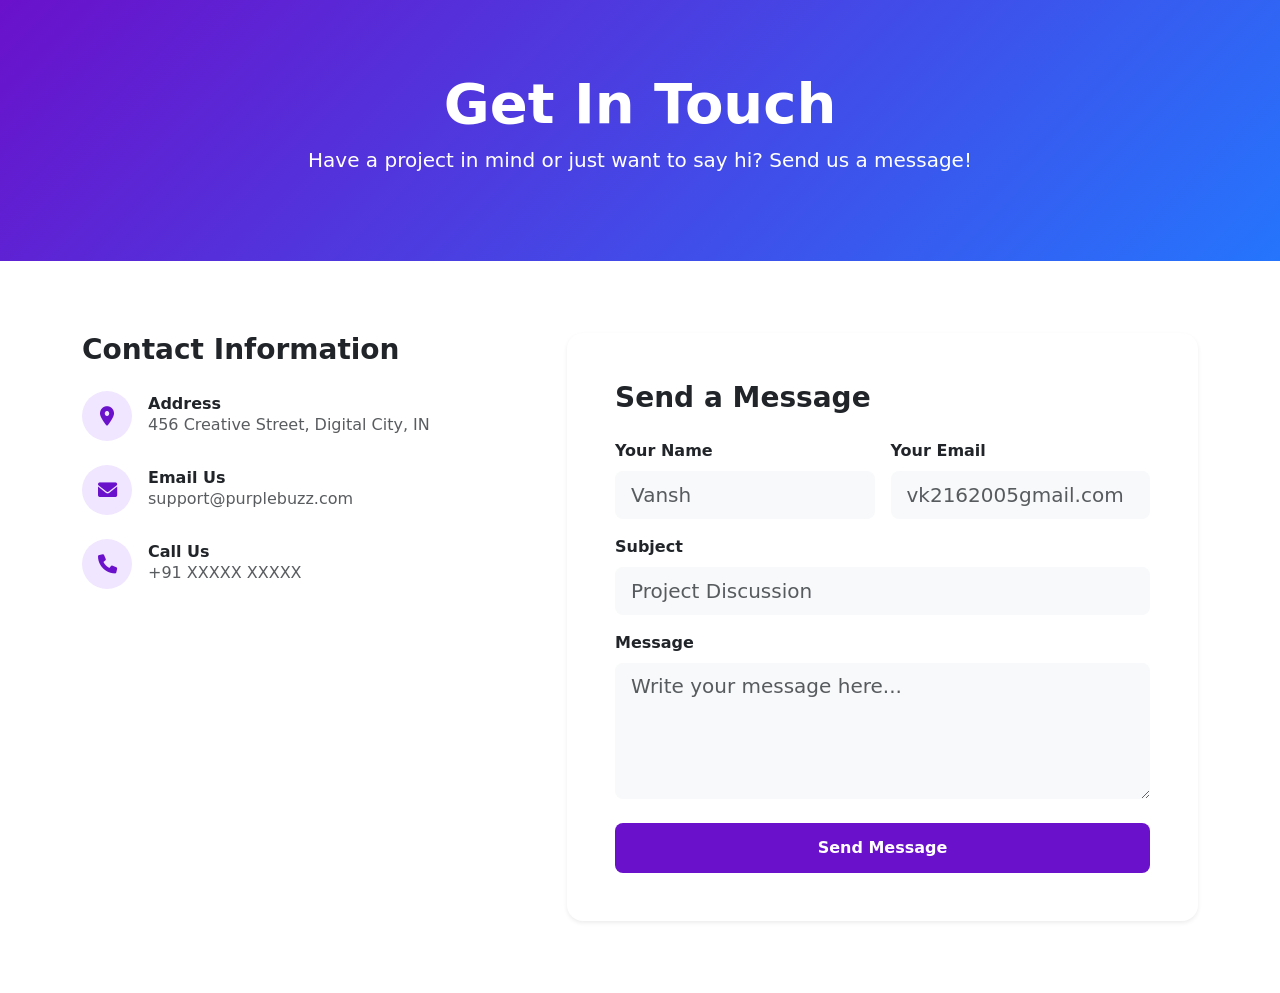
<file: index3.html>
<!DOCTYPE html>
<html lang="en">
<head>
    <meta charset="UTF-8">
    <meta name="viewport" content="width=device-width, initial-scale=1.0">
    <title>Contact Us - Purple Buzz</title>
 
    <link href="https://cdn.jsdelivr.net/npm/bootstrap@5.3.0/dist/css/bootstrap.min.css" rel="stylesheet">
    
    <link href="https://cdnjs.cloudflare.com/ajax/libs/font-awesome/6.0.0/css/all.min.css" rel="stylesheet">
    <style>
        .hero-contact {
            background: linear-gradient(135deg, #6a11cb 0%, #2575fc 100%);
            color: white;
            padding: 70px 0;
        }
        .btn-purple {
            background-color: #6a11cb;
            color: white;
            border-radius: 8px;
            padding: 12px 25px;
        }
        .btn-purple:hover {
            background-color: #530ca8;
            color: white;
        }
        .contact-info-icon {
            width: 50px;
            height: 50px;
            background-color: #f0e6ff;
            color: #6a11cb;
            border-radius: 50%;
            display: flex;
            align-items: center;
            justify-content: center;
            font-size: 1.2rem;
        }
    </style>
</head>
<body>

  
    <section class="hero-contact text-center">
        <div class="container">
            <h1 class="display-4 fw-bold">Get In Touch</h1>
            <p class="lead">Have a project in mind or just want to say hi? Send us a message!</p>
        </div>
    </section>

    
    <section class="py-5">
        <div class="container py-4">
            <div class="row g-5">
                
                
                <div class="col-lg-5">
                    <h3 class="fw-bold mb-4">Contact Information</h3>
                    
                    <div class="d-flex align-items-center mb-4">
                        <div class="contact-info-icon me-3"><i class="fa-solid fa-location-dot"></i></div>
                        <div>
                            <h6 class="fw-bold mb-0">Address</h6>
                            <p class="text-muted mb-0">456 Creative Street, Digital City, IN</p>
                        </div>
                    </div>

                    <div class="d-flex align-items-center mb-4">
                        <div class="contact-info-icon me-3"><i class="fa-solid fa-envelope"></i></div>
                        <div>
                            <h6 class="fw-bold mb-0">Email Us</h6>
                            <p class="text-muted mb-0">support@purplebuzz.com</p>
                        </div>
                    </div>

                    <div class="d-flex align-items-center mb-4">
                        <div class="contact-info-icon me-3"><i class="fa-solid fa-phone"></i></div>
                        <div>
                            <h6 class="fw-bold mb-0">Call Us</h6>
                            <p class="text-muted mb-0">+91 XXXXX XXXXX </p>
                        </div>
                    </div>
                </div>

                
                <div class="col-lg-7">
                    <div class="card border-0 shadow-sm p-4 p-md-5 rounded-4">
                        <h3 class="fw-bold mb-4">Send a Message</h3>
                        <form>
                            <div class="row g-3">
                                <div class="col-md-6">
                                    <label class="form-label fw-semibold">Your Name</label>
                                    <input type="text" class="form-control form-control-lg bg-light border-0" placeholder="Vansh">
                                </div>
                                <div class="col-md-6">
                                    <label class="form-label fw-semibold">Your Email</label>
                                    <input type="email" class="form-control form-control-lg bg-light border-0" placeholder="vk2162005gmail.com">
                                </div>
                                <div class="col-12">
                                    <label class="form-label fw-semibold">Subject</label>
                                    <input type="text" class="form-control form-control-lg bg-light border-0" placeholder="Project Discussion">
                                </div>
                                <div class="col-12">
                                    <label class="form-label fw-semibold">Message</label>
                                    <textarea class="form-control form-control-lg bg-light border-0" rows="4" placeholder="Write your message here..."></textarea>
                                </div>
                                <div class="col-12 mt-4">
                                    <button type="submit" class="btn btn-purple w-100 fw-bold">Send Message</button>
                                </div>
                            </div>
                        </form>
                    </div>
                </div>

            </div>
        </div>
    </section>

</body>
</html>
</file>
